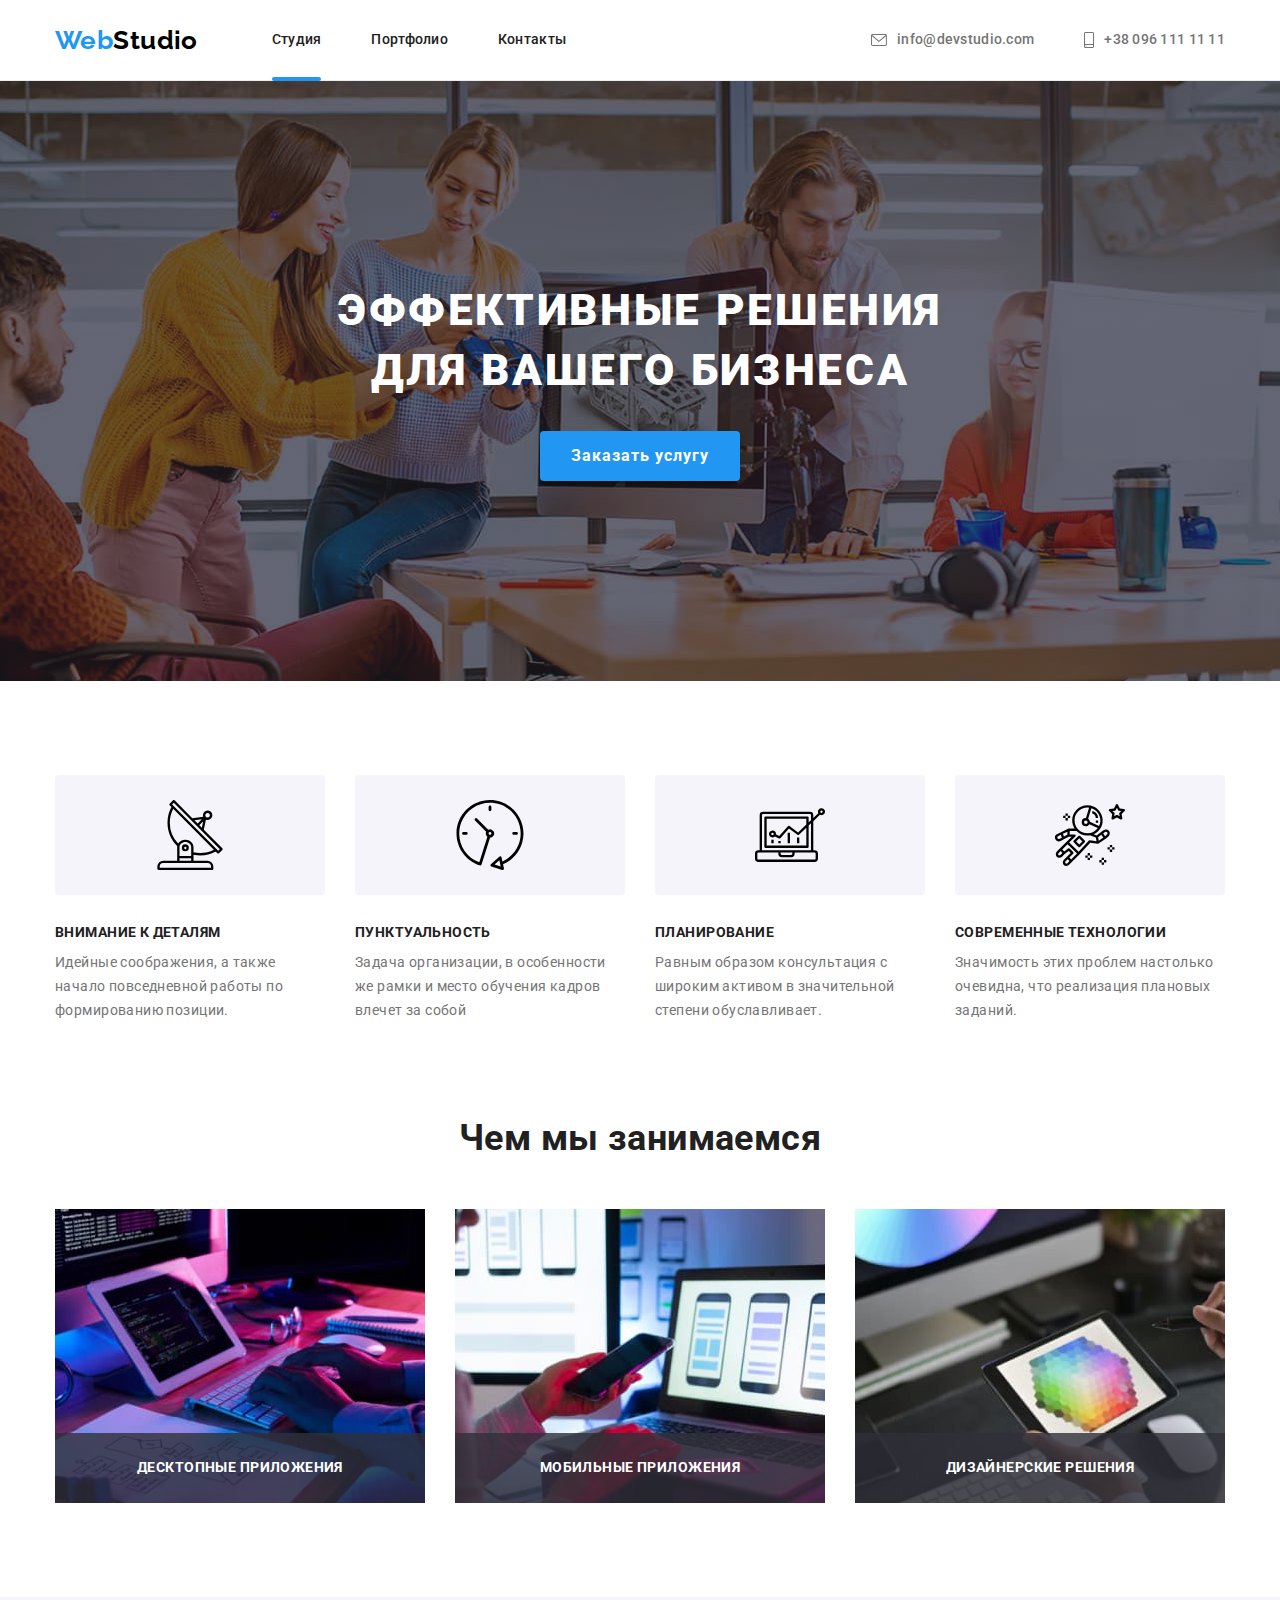
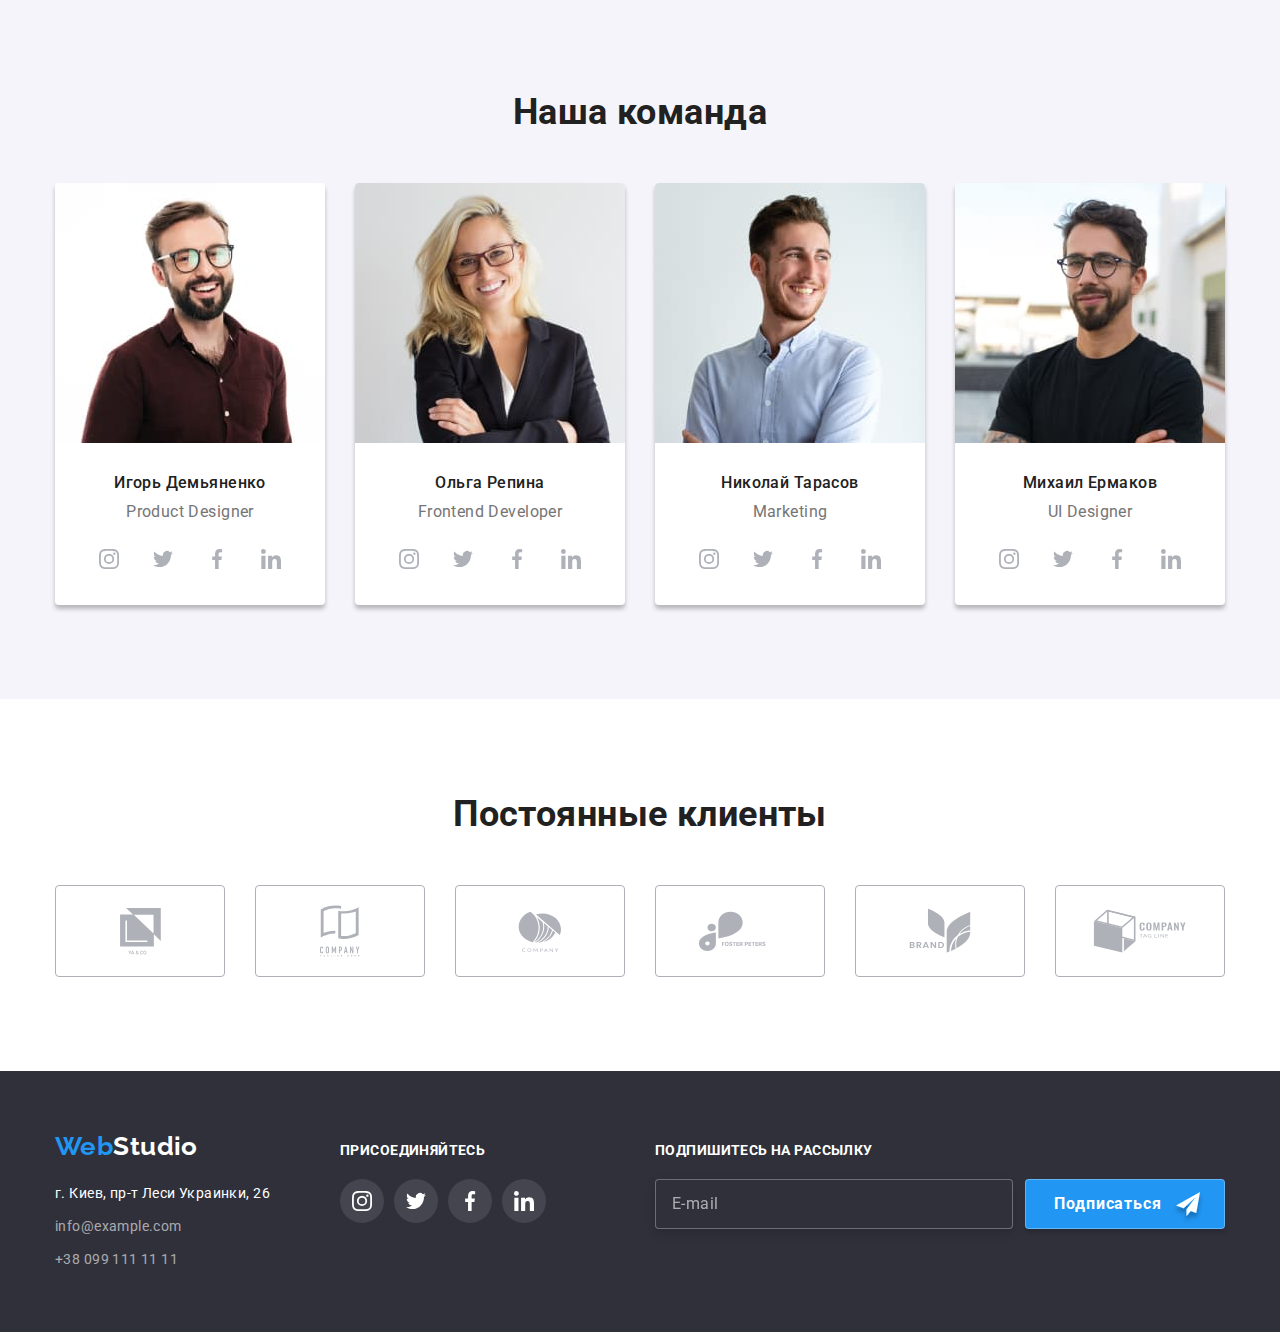
<file: index.html>
<!DOCTYPE html>
<html lang="ru">
<head>
    <meta charset="UTF-8">
    <meta name="viewport" content="width=device-width, initial-scale=1.0">
    <title>WebStudio</title>
    <link rel="preconnect" href="https://fonts.googleapis.com">
    <link rel="preconnect" href="https://fonts.gstatic.com" crossorigin>
    <link href="https://fonts.googleapis.com/css2?family=Raleway:wght@700&family=Roboto:wght@400;500;700;900&display=swap" rel="stylesheet">
    <link rel="stylesheet" href="https://cdnjs.cloudflare.com/ajax/libs/modern-normalize/1.1.0/modern-normalize.min.css">
    <link rel="stylesheet" href="./css/main.min.css">
</head>
<body>
    <!-- Header -->
    <header class="header">
        <div class="conteiner main-nav">
            <a class="logo link" href="./index.html"><span class="logo__accent">Web</span>Studio</a>
            <div class="header__menu" data-menu>
               <div class="burger-content">
                <nav class="navigation">
                
                    <ul class="navigation-list list">
                        <li class="navigation-list__item">
                            <a class="navigation-list__link link current" href="./index.html">Студия</a>
                        </li>
                        <li class="navigation-list__item">
                            <a class="navigation-list__link link " href="./portfolio.html">Портфолио</a>
                        </li>
                        <li class="navigation-list__item">
                            <a class="navigation-list__link link" href="">Контакты</a>
                        </li>
                    </ul>
                </nav>
                    <div class="burger-info">
                        <ul class="info-list list">
                            <li class="info-list__item">
                                <a class="info-list__link mail link" href="mailto:info@devstudio.com">
                                        <svg class="info-list__svg" width="16" height="12">
                                            <use href="./images/icons.svg#envelope"></use>
                                        </svg>
                                    info@devstudio.com
                                </a>
                            </li>
                            <li class="info-list__item">
                                <a class="info-list__link tel link" href="tel:+380961111111">
                                        <svg class="info-list__svg" width="10" height="16">
                                            <use href="./images/icons.svg#smartphone"></use>
                                        </svg>
                                        +38 096 111 11 11
                                </a>
                            </li>
                        </ul>
                        <ul class="burger__list list">
                            <li class="burger__item"><a class="burger__link link" href="">Instagram</a></li>
                            <li class="burger__item"><a class="burger__link link" href="">Twitter</a></li>
                            <li class="burger__item"><a class="burger__link link" href="">Facebook</a></li>
                            <li class="burger__item"><a class="burger__link link" href="">LinkedIn</a></li>
                        </ul>
                    </div>
               </div>
                
            </div>
            <button type="button" class="button__menu" data-menu-button aria-expanded="false" >
                <svg width="40px" height="40px" aria-label="Переключатель мобильного меню">
                  <use class="icon-cross" href="./images/icons.svg#close-menu"></use>
                  <use class="icon-menu" href="./images/icons.svg#menu"></use>
                </svg>
              </button>
        </div>
    </header>
    <main>
            <!-- Hero -->
        <section class="hero">
            <div class="conteiner">
                <h1 class="hero__title">Эффективные решения для вашего бизнеса</h1>
                <button class="btn hero__btn" type="button" data-modal-open>Заказать услугу</button>
            </div>
        </section>
        <!-- About us -->
        <section class="about-us section">
            <div class="conteiner">
                <h2 class="visually-hidden">Наши преимущества</h2>
                <ul class="about-us__list list">
                    <li class="about-us__item">
                        <div class="about-us__icon">
                            <svg class="about-us__svg" width="70" height="70">
                                <use href="./images/icons.svg#antenna"></use>
                            </svg>
                        </div>
                        <h3 class="about-us__title">Внимание к деталям</h3>
                        <p class="about-us__text">Идейные соображения, а также начало повседневной работы по формированию позиции.</p>
                    </li>
                    <li class="about-us__item">
                        <div class="about-us__icon">
                            <svg class="about-us__svg" width="70" height="70">
                                <use href="./images/icons.svg#clock"></use>
                            </svg>
                        </div>
                        <h3 class="about-us__title">Пунктуальность</h3>
                        <p class="about-us__text">Задача организации, в особенности же рамки и место обучения кадров влечет за собой</p>
                    </li>
                    <li class="about-us__item">
                        <div class="about-us__icon">
                            <svg class="about-us__svg" width="70" height="70">
                                <use href="./images/icons.svg#diagram"></use>
                            </svg>
                        </div>
                        <h3 class="about-us__title">Планирование</h3>
                        <p class="about-us__text">Равным образом консультация с широким активом в значительной степени обуславливает.</p>
                    </li>
                    <li class="about-us__item">
                        <div class="about-us__icon">
                            <svg class="about-us__svg" width="70" height="70">
                                <use href="./images/icons.svg#astronaut"></use>
                            </svg>
                        </div>
                        <h3 class="about-us__title">Современные технологии</h3>
                        <p class="about-us__text">Значимость этих проблем настолько очевидна, что реализация плановых заданий.</p>
                    </li>
                </ul>
            </div>
        </section>
        <!-- Our work -->
        <section class="our-work">
            <div class="conteiner">
                <h2 class="title">Чем мы занимаемся</h2>
                <ul class="our-work__list list">
                    <li class="our-work__item">
                        <div class="our-work__content">
                            <p class="our-work__text">Десктопные приложения</p>
                        </div>
                        <picture>
                            <source srcset="./images/desktop/box-1.jpg 1x, ./images/desktop/box-1@2x.jpg 2x" media="(min-width: 1200px)">
                                <img class="our-work-img" src="./images/our-work/our-work-1.jpg" alt="разработка для компьютеров" width="370" height="294">
                            </picture>
                    </li>
                    <li class="our-work__item">
                        <div class="our-work__content">
                            <p class="our-work__text">Мобильные приложения</p>
                        </div>
                        <picture>
                            <source srcset="./images/desktop/box-2.jpg 1x, ./images/desktop/box-2@2x.jpg 2x" media="(min-width: 1200px)">
                            <img class="our-work-img" src="./images/our-work/our-work-2.jpg" alt="разработка для мобильных" width="370" height="294">
                        </picture>
                    </li>
                    <li class="our-work__item">
                        <div class="our-work__content">
                            <p class="our-work__text">Дизайнерские решения</p>
                        </div>
                        <picture>
                            <source srcset="./images/desktop/box-3.jpg 1x, ./images/desktop/box-3@2x.jpg 2x" media="(min-width: 1200px)">
                            <img class="our-work-img" src="./images/our-work/our-work-3.jpg" alt="разработка для планшетов" width="370" height="294">
                        </picture>
                    </li>
                </ul>
            </div>
        </section>
        <!-- Our team -->
        <section class="our-team section">
            <div class="conteiner">
                <h2 class="title">Наша команда</h2>
                <ul class="our-team__list list">
                    <li class="our-team__item">
                        <picture>
                            <source srcset="./images/desktop/teamcard-1.jpg 1x, ./images/desktop/teamcard-1@2x.jpg 2x" media="(min-width: 1200px)">
                            <source srcset="./images/tablet/teamcard-1.jpg 1x, ./images/tablet/teamcard-1@2x.jpg 2x" media="(min-width: 768px)">
                            <source srcset="./images/mobil/teamcard-1.jpg 1x, ./images/mobil/teamcard-1@2x.jpg 2x" media="(min-width: 480px)">
                        
                            <img class="our-team-list-img" src="./images/our-team/team-1.jpg" alt="Фото сотрудников"  >
                         </picture>
                        <div class="our-team__info">
                            <h3 class="our-team__name">Игорь Демьяненко</h3>
                            <p class="our-team__text" lang="en">Product Designer</p>
                            <ul class="social-list list">
                                <li class="social-list__item">
                                    <a href="" class="social-list__link our-team__social-list">
                                        <svg class="social-list__icon" width="20" height="20">
                                            <use href="./images/icons.svg#instagram"></use>
                                        </svg>
                                    </a>
                                </li>
                                <li class="social-list__item">
                                    <a href="" class="social-list__link our-team__social-list">
                                        <svg class="social-list__icon" width="20" height="20">
                                            <use href="./images/icons.svg#twitter"></use>
                                        </svg>
                                    </a>
                                </li>
                                <li class="social-list__item">
                                    <a href="" class="social-list__link our-team__social-list">
                                        <svg class="social-list__icon" width="20" height="20">
                                            <use href="./images/icons.svg#facebook"></use>
                                        </svg>
                                    </a>
                                </li>
                                <li class="social-list__item">
                                    <a href="" class="social-list__link our-team__social-list">
                                        <svg class="social-list__icon" width="20" height="20">
                                            <use href="./images/icons.svg#linkedin"></use>
                                        </svg>
                                    </a>
                                </li>
                            </ul>
                        </div>
                    </li>
                    <li class="our-team__item">
                        <picture>
                            <source srcset="./images/desktop/teamcard-2.jpg 1x, ./images/desktop/teamcard-2@2x.jpg 2x" media="(min-width: 1200px)">
                            <source srcset="./images/tablet/teamcard-2.jpg 1x, ./images/tablet/teamcard-2@2x.jpg 2x" media="(min-width: 768px)">
                            <source srcset="./images/mobil/teamcard-2.jpg 1x, ./images/mobil/teamcard-2@2x.jpg 2x" media="(min-width: 480px)">
                            <img class="our-team-list-img" src="./images/our-team/team-2.jpg" alt="Фото сотрудников">
                        </picture>
                        <div class="our-team__info">
                            <h3 class="our-team__name">Ольга Репина</h3>
                            <p class="our-team__text" lang="en">Frontend Developer</p>
                            <ul class="social-list list">
                                <li class="social-list__item">
                                    <a href="" class="social-list__link our-team__social-list">
                                        <svg class="social-list__icon" width="20" height="20">
                                            <use href="./images/icons.svg#instagram"></use>
                                        </svg>
                                    </a>
                                </li>
                                <li class="social-list__item">
                                    <a href="" class="social-list__link our-team__social-list">
                                        <svg class="social-list__icon" width="20" height="20">
                                            <use href="./images/icons.svg#twitter"></use>
                                        </svg>
                                    </a>
                                </li>
                                <li class="social-list__item">
                                    <a href="" class="social-list__link our-team__social-list">
                                        <svg class="social-list__icon" width="20" height="20">
                                            <use href="./images/icons.svg#facebook"></use>
                                        </svg>
                                    </a>
                                </li>
                                <li class="social-list__item">
                                    <a href="" class="social-list__link our-team__social-list">
                                        <svg class="social-list__icon" width="20" height="20">
                                            <use href="./images/icons.svg#linkedin"></use>
                                        </svg>
                                    </a>
                                </li>
                            </ul>
                        </div>
                    </li>
                    <li class="our-team__item">
                        <picture>
                            <source srcset="./images/desktop/teamcard-3.jpg 1x, ./images/desktop/teamcard-3@2x.jpg 2x" media="(min-width: 1200px)">
                            <source srcset="./images/tablet/teamcard-3.jpg 1x, ./images/tablet/teamcard-3@2x.jpg 2x" media="(min-width: 768px)">
                            <source srcset="./images/mobil/teamcard-3.jpg 1x, ./images/mobil/teamcard-3@2x.jpg 2x" media="(min-width: 480px)">
                                <img class="our-team-list-img" src="./images/our-team/team-3.jpg" alt="Фото сотрудников" >
                        </picture>
                        <div class="our-team__info">
                            <h3 class="our-team__name">Николай Тарасов</h3>
                            <p class="our-team__text" lang="en">Marketing</p>
                            <ul class="social-list list">
                                <li class="social-list__item">
                                    <a href="" class="social-list__link our-team__social-list">
                                        <svg class="social-list__icon" width="20" height="20">
                                            <use href="./images/icons.svg#instagram"></use>
                                        </svg>
                                    </a>
                                </li>
                                <li class="social-list__item">
                                    <a href="" class="social-list__link our-team__social-list">
                                        <svg class="social-list__icon" width="20" height="20">
                                            <use href="./images/icons.svg#twitter"></use>
                                        </svg>
                                    </a>
                                </li>
                                <li class="social-list__item">
                                    <a href="" class="social-list__link our-team__social-list">
                                        <svg class="social-list__icon" width="20" height="20">
                                            <use href="./images/icons.svg#facebook"></use>
                                        </svg>
                                    </a>
                                </li>
                                <li class="social-list__item">
                                    <a href="" class="social-list__link our-team__social-list">
                                        <svg class="social-list__icon" width="20" height="20">
                                            <use href="./images/icons.svg#linkedin"></use>
                                        </svg>
                                    </a>
                                </li>
                            </ul>
                        </div>
                    </li>
                    <li class="our-team__item">
                        <picture>
                            <source srcset="./images/desktop/teamcard-4.jpg 1x, ./images/desktop/teamcard-4@2x.jpg 2x" media="(min-width: 1200px)">
                            <source srcset="./images/tablet/teamcard-4.jpg 1x, ./images/tablet/teamcard-4@2x.jpg 2x" media="(min-width: 768px)">
                            <source srcset="./images/mobil/teamcard-4.jpg 1x, ./images/mobil/teamcard-4@2x.jpg 2x" media="(min-width: 480px)">
                            <img class="our-team-list-img" src="./images/our-team/team-4.jpg" alt="Фото сотрудников">
                        </picture>
                        <div class="our-team__info">
                            <h3 class="our-team__name">Михаил Ермаков</h3>
                            <p class="our-team__text" lang="en">UI Designer</p>
                            <ul class="social-list list">
                                <li class="social-list__item">
                                    <a href="" class="social-list__link our-team__social-list">
                                        <svg class="social-list__icon" width="20" height="20">
                                            <use href="./images/icons.svg#instagram"></use>
                                        </svg>
                                    </a>
                                </li>
                                <li class="social-list__item">
                                    <a href="" class="social-list__link our-team__social-list">
                                        <svg class="social-list__icon" width="20" height="20">
                                            <use href="./images/icons.svg#twitter"></use>
                                        </svg>
                                    </a>
                                </li>
                                <li class="social-list__item">
                                    <a href="" class="social-list__link our-team__social-list">
                                        <svg class="social-list__icon" width="20" height="20">
                                            <use href="./images/icons.svg#facebook"></use>
                                        </svg>
                                    </a>
                                </li>
                                <li class="social-list__item">
                                    <a href="" class="social-list__link our-team__social-list">
                                        <svg class="social-list__icon" width="20" height="20">
                                            <use href="./images/icons.svg#linkedin"></use>
                                        </svg>
                                    </a>
                                </li>
                            </ul>
                        </div>
                    </li>
                </ul>
            </div>
        </section>
        <section class="client section">
            <div class="conteiner">
            <h2 class="title">Постоянные клиенты</h2>
            <ul class="client__list list">
                <li class="client__item">
                    <a href="" class="client__link">
                        <svg class="client__svg" width="41" height="46.7">
                            <use href="./images/icons.svg#client-one"></use>
                        </svg>
                    </a>
                </li>
                <li class="client__item">
                    <a href="" class="client__link">
                        <svg class="client__svg" width="40" height="52">
                            <use href="./images/icons.svg#client-two"></use>
                        </svg>
                    </a>
                </li>
                <li class="client__item">
                    <a href="" class="client__link">
                        <svg class="client__svg" width="43.46" height="41.18">
                            <use href="./images/icons.svg#client-three"></use>
                        </svg>
                    </a>
                </li>
                <li class="client__item">
                    <a href="" class="client__link">
                        <svg class="client__svg" width="84.44" height="40.62">
                            <use href="./images/icons.svg#client-four"></use>
                        </svg>
                    </a>
                </li>
                <li class="client__item">
                    <a href="" class="client__link">
                        <svg class="client__svg" width="62.54" height="45.43">
                            <use href="./images/icons.svg#client-five"></use>
                        </svg>
                    </a>
                </li>
                <li class="client__item">
                    <a href="" class="client__link">
                        <svg class="client__svg" width="93.79" height="43.93">
                            <use href="./images/icons.svg#client-six"></use>
                        </svg>
                    </a>
                </li>
            </ul>
            </div>

        </section>
    </main>
 
    <!-- Footer -->
    <footer class="footer">
        <div class="conteiner footer__conteiner">
            <div class="footer-info footer__part">
                <a class="logo footer__logo link" href="./index.html"><span class="logo__accent">Web</span>Studio</a>
                <address class="address">
                    <ul class="address__list list">
                        <li class="address__item">
                            <p class="address__text">г. Киев, пр-т Леси Украинки, 26</p>
                        </li>
                        <li class="address__item">
                            <a class="address__link link" href="mailto:info@example.com">info@example.com</a>
                        </li>
                        <li class="address__item">
                            <a class="address__link link" href="tel:+380991111111">+38 099 111 11 11</a>
                        </li>
                    </ul>
                
                </address> 
            </div>
            <div class="subscription footer__part">
                <p class="footer__title">Присоединяйтесь</p>
                <ul class="subscription__list list">
                    <li class="subscription__item">
                        <a href="" class="social-list__link subscription__link">
                            <svg class="subscription__icon" width="20" height="20">
                                <use href="./images/icons.svg#instagram"></use>
                            </svg>
                        </a>
                    </li>
                    <li class="subscription__item">
                        <a href="" class="social-list__link subscription__link">
                            <svg class="subscription__icon" width="20" height="20">
                                <use href="./images/icons.svg#twitter"></use>
                            </svg>
                        </a>
                    </li>
                    <li class="subscription__item">
                        <a href="" class="social-list__link subscription__link">
                            <svg class="subscription__icon" width="20" height="20">
                                <use href="./images/icons.svg#facebook"></use>
                            </svg>
                        </a>
                    </li>
                    <li class="subscription__item">
                        <a href="" class="social-list__link subscription__link">
                            <svg class="subscription__icon" width="20" height="20">
                                <use href="./images/icons.svg#linkedin"></use>
                            </svg>
                        </a>
                    </li>
                </ul>


            </div>
            <div class="send footer__part">
                <p class="footer__title">Подпишитесь на рассылку</p>
                <form class="send__form">
                    <label for="footer-name"></label>
                    <input type="email" class="send__input" name="footer-name" id="footer-name" placeholder="E-mail">
                    <button type="submit" class="btn send__btn"><span class="send__text">Подписаться</span></button>

                </form>

            </div>
        </div>
    </footer>

    <!-- MODAL -->
    <div class="backdrop is-hidden" data-modal>
        <div class="modal">
            <button type="button" class="close-btn" data-modal-close>
                <svg class="close-btn__svg" width="11" height="11">
                    <use href="./images/icons.svg#close"></use>
                </svg>
            </button>
            <p class="modal__title">Оставьте свои данные, мы вам перезвоним</p>
            <form class="form">
                <div class="form__group">
                    <label for="user-name" class="form__label"><span class="form__text">Имя</span></label>
                    <div class="form__part">
                        <input type="text" class="form__input" name="user-name" id="user-name">
                        <svg class="form__svg" width="18" height="18">
                            <use href="./images/icons.svg#person-modal"></use>
                        </svg>
                    </div>

                </div>
                <div class="form__group">
                    <label for="tel" class="form__label"><span class="form__text">Телефон</span></label>
                    <div class="form__part">
                        <input type="tel" class="form__input" name="tel" id="tel">
                        <svg class="form__svg" width="18" height="18">
                            <use href="./images/icons.svg#phone-modal"></use>
                        </svg>
                    </div>

                </div>
                <div class="form__group">
                    <label for="mail" class="form__label"><span class="form__text">Почта</span></label>
                    <div class="form__part">
                        <input type="email" class="form__input" name="mail" id="mail">
                        <svg class="form__svg" width="18" height="18">
                            <use href="./images/icons.svg#email-modal"></use>
                        </svg>
                    </div>

                </div>
                <div class="form__group">
                    <label for="comment" class="form__label"><span class="form__text">Комментарий</span></label>
                    <textarea class="form__textarea" name="comment" id="comment" placeholder="Введите текст"></textarea>
                </div>
                <div class="checkbox">
                    <input type="checkbox" class="checkbox__input" name="polyci" id="policy">
                    <label for="policy" class="checkbox__label">
                        <span class="checkbox__text">Соглашаюсь с рассылкой и принимаю <a href="" class="checkbox__link">Условия договора</a></span>
                    </label>
                        
                                  

                </div>

                <div class="form__btn">
                    <button type="submit" class=" btn form__btn--send">Отправить</button>
                </div>

            </form>
        </div>
    </div>
    <script src="./js/modal.js"></script>
    <script src="./js/mobile-menu.js"></script>
</body>
</html>
</file>
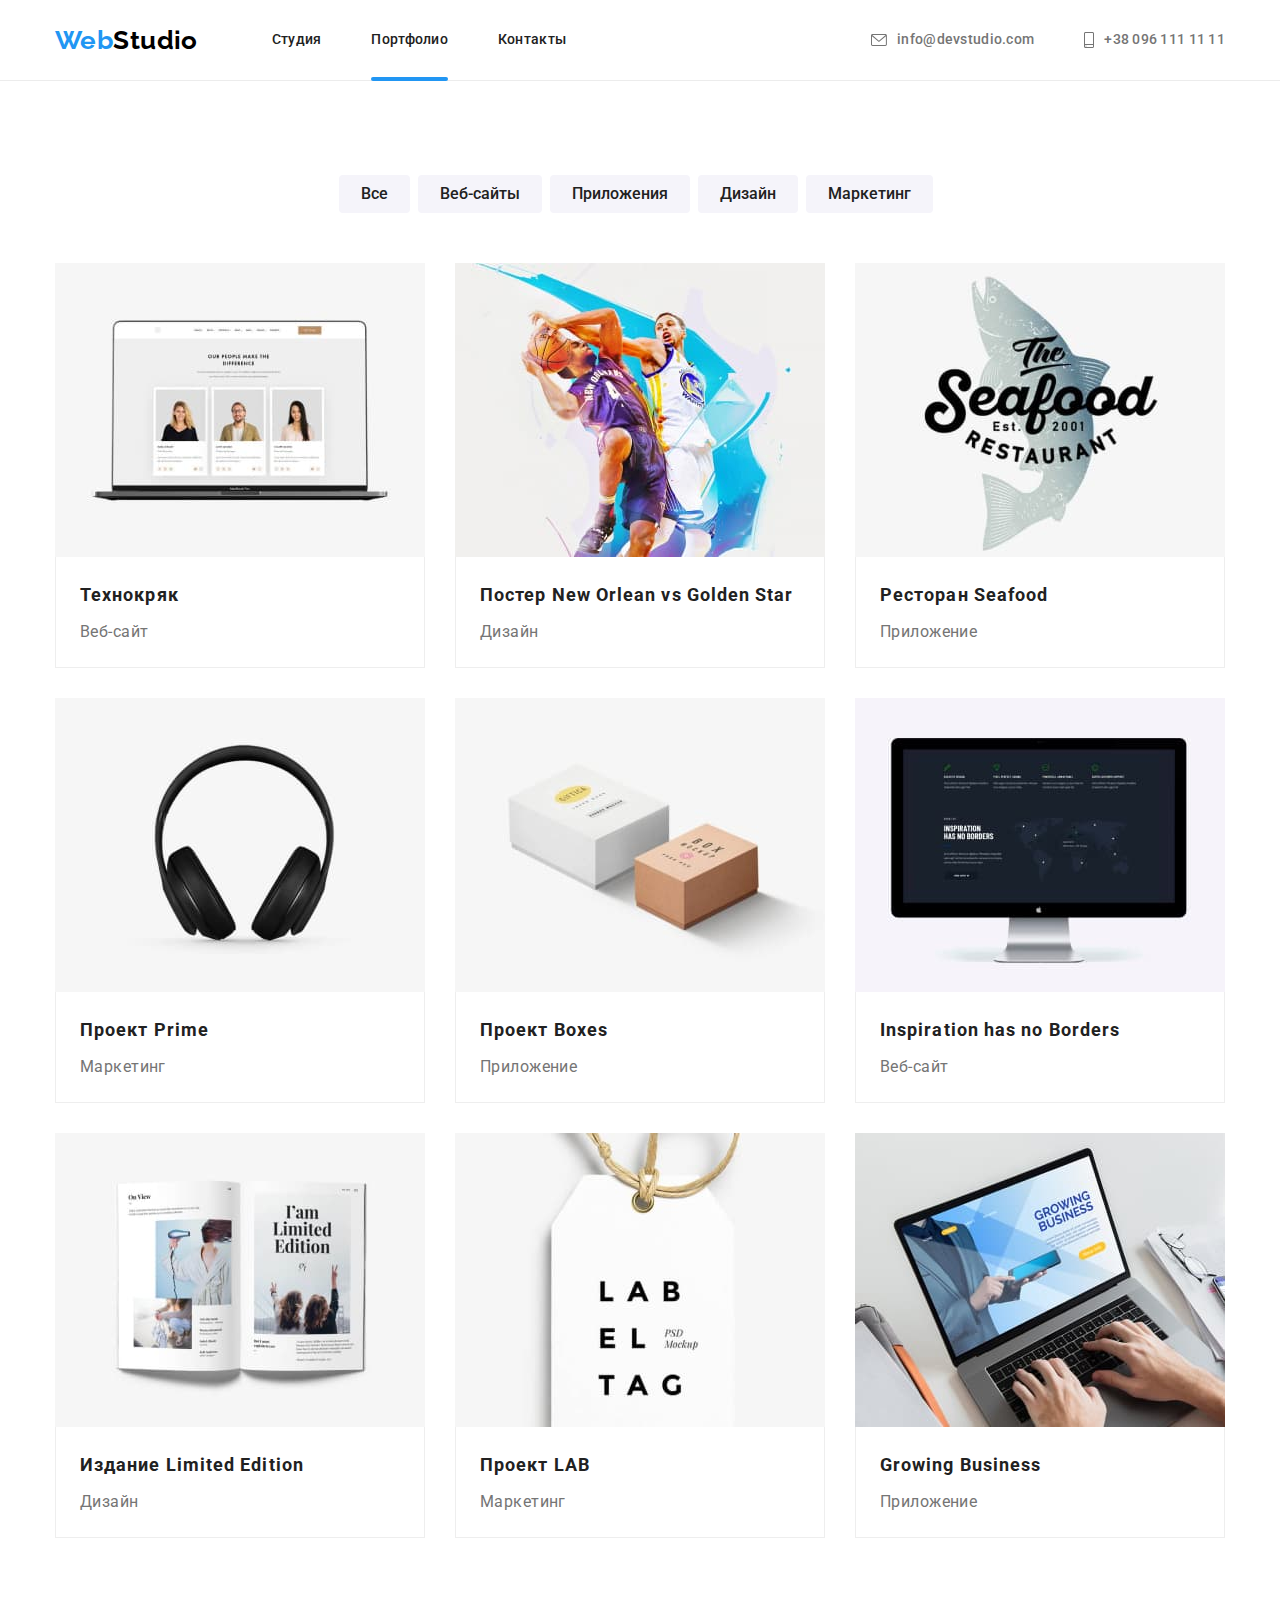
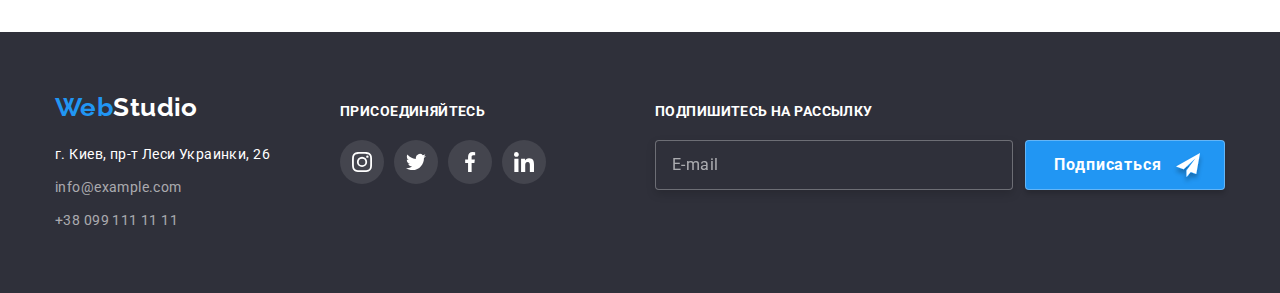
<file: portfolio.html>
<!DOCTYPE html>
<html lang="ru">
<head>
    <meta charset="UTF-8">
    <meta name="viewport" content="width=device-width, initial-scale=1.0">
    <title>WebStudio</title>
    <link rel="preconnect" href="https://fonts.googleapis.com">
    <link rel="preconnect" href="https://fonts.gstatic.com" crossorigin>
    <link href="https://fonts.googleapis.com/css2?family=Raleway:wght@700&family=Roboto:wght@400;500;700;900&display=swap" rel="stylesheet">
    <link rel="stylesheet" href="https://cdnjs.cloudflare.com/ajax/libs/modern-normalize/1.1.0/modern-normalize.min.css">
    <link rel="stylesheet" href="./css/main.min.css">
</head>
<body>
     <!-- Header -->
     <header class="header">
        <div class="conteiner main-nav">
            <a class="logo link" href="./index.html"><span class="logo__accent">Web</span>Studio</a>
            <div class="header__menu" data-menu>
               <div class="burger-content">
                <nav class="navigation">
                
                    <ul class="navigation-list list">
                        <li class="navigation-list__item">
                            <a class="navigation-list__link link " href="./index.html">Студия</a>
                        </li>
                        <li class="navigation-list__item">
                            <a class="navigation-list__link link current " href="./portfolio.html">Портфолио</a>
                        </li>
                        <li class="navigation-list__item">
                            <a class="navigation-list__link link" href="">Контакты</a>
                        </li>
                    </ul>
                </nav>
                    <div class="burger-info">
                        <ul class="info-list list">
                            <li class="info-list__item">
                                <a class="info-list__link mail link" href="mailto:info@devstudio.com">
                                        <svg class="info-list__svg" width="16" height="12">
                                            <use href="./images/icons.svg#envelope"></use>
                                        </svg>
                                    info@devstudio.com
                                </a>
                            </li>
                            <li class="info-list__item">
                                <a class="info-list__link tel link" href="tel:+380961111111">
                                        <svg class="info-list__svg" width="10" height="16">
                                            <use href="./images/icons.svg#smartphone"></use>
                                        </svg>
                                        +38 096 111 11 11
                                </a>
                            </li>
                        </ul>
                        <ul class="burger__list list">
                            <li class="burger__item"><a class="burger__link link" href="">Instagram</a></li>
                            <li class="burger__item"><a class="burger__link link" href="">Twitter</a></li>
                            <li class="burger__item"><a class="burger__link link" href="">Facebook</a></li>
                            <li class="burger__item"><a class="burger__link link" href="">LinkedIn</a></li>
                        </ul>
                    </div>
               </div>
                
            </div>
            <button type="button" class="button__menu" data-menu-button aria-expanded="false" >
                <svg width="40px" height="40px" aria-label="Переключатель мобильного меню">
                  <use class="icon-cross" href="./images/icons.svg#close-menu"></use>
                  <use class="icon-menu" href="./images/icons.svg#menu"></use>
                </svg>
              </button>
        </div>
    </header>
    <!-- Portfolio -->
    <main>
        <section class="portfolio section">
            <div class="conteiner">
                <h1 class="visually-hidden">Portfolio</h1>
                <ul class="menu list">
                    <li class="menu__item">
                        <button class="menu__btn" type="button">Все</button>
                    </li>
                    <li class="menu__item">
                        <button class="menu__btn" type="button">Веб-сайты</button>
                    </li>
                    <li class="menu__item">
                        <button class="menu__btn" type="button">Приложения</button>
                    </li>
                    <li class="menu__item">
                        <button class="menu__btn" type="button">Дизайн</button>
                    </li>
                    <li class="menu__item">
                        <button class="menu__btn" type="button">Маркетинг</button>
                    </li>
                </ul>
                <ul class="portfolio__list list">
                    <li class="portfolio__item">
                        <a class="portfolio__link link" href="">
                            <div class="portfolio__overlay">
                                <picture class="portfolio-img">
                                    <source srcset="./images/desktop/project-1.jpg 1x, ./images/desktop/project-1@2x.jpg 2x" media="(min-width: 1200px)">
                                        <source srcset="./images/tablet/project-1.jpg 1x, ./images/tablet/project-1@2x.jpg 2x" media="(min-width: 768px)">
                                        <source srcset="./images/mobil/project-1.jpg 1x, ./images/mobil/project-1@2x.jpg 2x" media="(min-width: 480px)">
                                <img src="./images/mobil/project-1.jpg" alt="Компания 1" >
                                </picture>
                                <p class="portfolio__text">Ресурс предлагает комплексные предложения с разным уровнем функционала и сервисов. Все это позволит посетителю получить исчерпывающие сведения о компании или частном лице.</p>

                            </div>
                            
                            <div class="portfolio__info portfolio__one">
                                <h2 class="portfolio__title">Технокряк</h2>
                                <p class="portfolio__name">Веб-сайт</p>
                            </div>
                        </a>
                    </li>
                    <li class="portfolio__item">
                        <a class="portfolio__link link" href="">
                            <div class="portfolio__overlay">
                                <picture class="portfolio-img">
                                    <source srcset="./images/desktop/project-2.jpg 1x, ./images/desktop/project-2@2x.jpg 2x" media="(min-width: 1200px)">
                                        <source srcset="./images/tablet/project-2.jpg 1x, ./images/tablet/project-2@2x.jpg 2x" media="(min-width: 768px)">
                                        <source srcset="./images/mobil/project-2.jpg 1x, ./images/mobil/project-2@2x.jpg 2x" media="(min-width: 480px)">
                                
                                <img src="./images/mobil/project-2.jpg" alt="Компания 2" >
                                
                            </picture>
                                <p class="portfolio__text">Ресурс предлагает комплексные предложения с разным уровнем функционала и сервисов. Все это позволит посетителю получить исчерпывающие сведения о компании или частном лице.</p>

                            </div>
                            
                            <div class="portfolio__info">
                                <h2 class="portfolio__title">Постер New Orlean vs Golden Star</h2>
                                <p class="portfolio__name">Дизайн</p>
                            </div>
                        </a>
                    </li>
                    <li class="portfolio__item">
                        <a class="portfolio__link link" href="">
                            <div class="portfolio__overlay">
                                <picture class="portfolio-img">

                                    <source srcset="./images/desktop/project-3.jpg 1x, ./images/desktop/project-3@2x.jpg 2x" media="(min-width: 1200px)">
                                        <source srcset="./images/tablet/project-3.jpg 1x, ./images/tablet/project-3@2x.jpg 2x" media="(min-width: 768px)">
                                        <source srcset="./images/mobil/project-3.jpg 1x, ./images/mobil/project-3@2x.jpg 2x" media="(min-width: 480px)">
                                <img src="./images/mobil/project-3.jpg" alt="Компания 3" >
                            </picture>
                                <p class="portfolio__text">Ресурс предлагает комплексные предложения с разным уровнем функционала и сервисов. Все это позволит посетителю получить исчерпывающие сведения о компании или частном лице.</p>

                            </div>
                            <div class="portfolio__info">
                                <h2 class="portfolio__title">Ресторан Seafood</h2>
                                <p class="portfolio__name">Приложение</p>
                            </div>
                        </a>
                    </li>
                    <li class="portfolio__item">
                        <a class="portfolio__link link" href="">
                            <div class="portfolio__overlay">
                                <picture class="portfolio-img">
                                    <source srcset="./images/desktop/project-4.jpg 1x, ./images/desktop/project-4@2x.jpg 2x" media="(min-width: 1200px)">
                                        <source srcset="./images/tablet/project-4.jpg 1x, ./images/tablet/project-4@2x.jpg 2x" media="(min-width: 768px)">
                                        <source srcset="./images/mobil/project-4.jpg 1x, ./images/mobil/project-4@2x.jpg 2x" media="(min-width: 480px)">
                                <img src="./images/mobil/project-4.jpg" alt="Компания 4" >
                            </picture>
                                <p class="portfolio__text">Ресурс предлагает комплексные предложения с разным уровнем функционала и сервисов. Все это позволит посетителю получить исчерпывающие сведения о компании или частном лице.</p>

                            </div>
                           
                            <div class="portfolio__info">
                                <h2 class="portfolio__title">Проект Prime</h2>
                                <p class="portfolio__name">Маркетинг</p>
                            </div>
                        </a>
                    </li>
                    <li class="portfolio__item">
                        <a class="portfolio__link link" href="">
                            <div class="portfolio__overlay">
                                <picture class="portfolio-img">
                                    <source srcset="./images/desktop/project-5.jpg 1x, ./images/desktop/project-5@2x.jpg 2x" media="(min-width: 1200px)">
                                        <source srcset="./images/tablet/project-5.jpg 1x, ./images/tablet/project-5@2x.jpg 2x" media="(min-width: 768px)">
                                        <source srcset="./images/mobil/project-5.jpg 1x, ./images/mobil/project-5@2x.jpg 2x" media="(min-width: 480px)">
                                <img src="./images/mobil/project-5.jpg" alt="Компания 5" >
                            </picture>
                                <p class="portfolio__text">Ресурс предлагает комплексные предложения с разным уровнем функционала и сервисов. Все это позволит посетителю получить исчерпывающие сведения о компании или частном лице.</p>

                            </div>
                            
                            <div class="portfolio__info">
                                <h2 class="portfolio__title">Проект Boxes</h2>
                                <p class="portfolio__name">Приложение</p>
                            </div>
                        </a>
                    </li>
                    <li class="portfolio__item">
                        <a class="portfolio__link link" href="">
                            <div class="portfolio__overlay">
                                <picture class="portfolio-img">
                                    <source srcset="./images/desktop/project-6.jpg 1x, ./images/desktop/project-6@2x.jpg 2x" media="(min-width: 1200px)">
                                        <source srcset="./images/tablet/project-6.jpg 1x, ./images/tablet/project-6@2x.jpg 2x" media="(min-width: 768px)">
                                        <source srcset="./images/mobil/project-6.jpg 1x, ./images/mobil/project-6@2x.jpg 2x" media="(min-width: 480px)">
                                <img src="./images/mobil/project-6.jpg" alt="Компания 6">
                            </picture>
                                <p class="portfolio__text">Ресурс предлагает комплексные предложения с разным уровнем функционала и сервисов. Все это позволит посетителю получить исчерпывающие сведения о компании или частном лице.</p>

                            </div>
                            
                            <div class="portfolio__info">
                                <h2 class="portfolio__title">Inspiration has no Borders</h2>
                                <p class="portfolio__name">Веб-сайт</p>
                            </div>
                        </a>
                    </li>
                    <li class="portfolio__item">
                        <a class="portfolio__link link" href="">
                            <div class="portfolio__overlay">
                                <picture class="portfolio-img">
                                    <source srcset="./images/desktop/project-7.jpg 1x, ./images/desktop/project-7@2x.jpg 2x" media="(min-width: 1200px)">
                                        <source srcset="./images/tablet/project-7.jpg 1x, ./images/tablet/project-7@2x.jpg 2x" media="(min-width: 768px)">
                                        <source srcset="./images/mobil/project-7.jpg 1x, ./images/mobil/project-7@2x.jpg 2x" media="(min-width: 480px)">
                                <img src="./images/mobil/project-7.jpg" alt="Компания 7">
                            </picture>
                                <p class="portfolio__text">Ресурс предлагает комплексные предложения с разным уровнем функционала и сервисов. Все это позволит посетителю получить исчерпывающие сведения о компании или частном лице.</p>

                            </div>
                            
                            <div class="portfolio__info">
                                <h2 class="portfolio__title">Издание Limited Edition</h2>
                                <p class="portfolio__name">Дизайн</p>
                            </div>
                        </a>
                    </li>
                    <li class="portfolio__item">
                        <a class="portfolio__link link" href="">
                            <div class="portfolio__overlay">
                                <picture class="portfolio-img">
                                    <source srcset="./images/desktop/project-8.jpg 1x, ./images/desktop/project-8@2x.jpg 2x" media="(min-width: 1200px)">
                                        <source srcset="./images/tablet/project-8.jpg 1x, ./images/tablet/project-8@2x.jpg 2x" media="(min-width: 768px)">
                                        <source srcset="./images/mobil/project-8.jpg 1x, ./images/mobil/project-8@2x.jpg 2x" media="(min-width: 480px)">
                                <img src="./images/mobil/project-8.jpg" alt="Компания 8">
                            </picture>
                                <p class="portfolio__text">Ресурс предлагает комплексные предложения с разным уровнем функционала и сервисов. Все это позволит посетителю получить исчерпывающие сведения о компании или частном лице.</p>

                            </div>
                            
                            <div class="portfolio__info">
                                <h2 class="portfolio__title">Проект LAB</h2>
                                <p class="portfolio__name">Маркетинг</p>
                            </div>
                        </a>
                    </li>
                    <li class="portfolio__item">
                        <a class="portfolio__link link" href="">
                            <div class="portfolio__overlay">
                                <picture class="portfolio-img">
                                    <source srcset="./images/desktop/project-9.jpg 1x, ./images/desktop/project-9@2x.jpg 2x" media="(min-width: 1200px)">
                                        <source srcset="./images/tablet/project-9.jpg 1x, ./images/tablet/project-9@2x.jpg 2x" media="(min-width: 768px)">
                                        <source srcset="./images/mobil/project-9.jpg 1x, ./images/mobil/project-9@2x.jpg 2x" media="(min-width: 480px)">
                                <img src="./images/mobil/project-9.jpg" alt="Компания 9" >
                            </picture>
                                <p class="portfolio__text">Ресурс предлагает комплексные предложения с разным уровнем функционала и сервисов. Все это позволит посетителю получить исчерпывающие сведения о компании или частном лице.</p>

                            </div>
                            
                            <div class="portfolio__info">
                                <h2 class="portfolio__title">Growing Business</h2>
                                <p class="portfolio__name">Приложение</p>
                            </div>
                        </a>
                    </li>
                </ul>
            </div>

        </section>
    </main>
    <!-- footer -->
    <footer class="footer">
        <div class="conteiner footer__conteiner">
            <div class="footer-info">
                <a class="logo footer__logo link" href="./index.html"><span class="logo__accent">Web</span>Studio</a>
                <address class="address">
                    <ul class="address__list list">
                        <li class="address__item">
                            <p class="address__text">г. Киев, пр-т Леси Украинки, 26</p>
                        </li>
                        <li class="address__item">
                            <a class="address__link link" href="mailto:info@example.com">info@example.com</a>
                        </li>
                        <li class="address__item">
                            <a class="address__link link" href="tel:+380991111111">+38 099 111 11 11</a>
                        </li>
                    </ul>
                
                </address> 
            </div>
            <div class="subscription">
                <p class="footer__title">Присоединяйтесь</p>
                <ul class="subscription__list list">
                    <li class="subscription__item">
                        <a href="" class="social-list__link subscription__link">
                            <svg class="subscription__icon" width="20" height="20">
                                <use href="./images/icons.svg#instagram"></use>
                            </svg>
                        </a>
                    </li>
                    <li class="subscription__item">
                        <a href="" class="social-list__link subscription__link">
                            <svg class="subscription__icon" width="20" height="20">
                                <use href="./images/icons.svg#twitter"></use>
                            </svg>
                        </a>
                    </li>
                    <li class="subscription__item">
                        <a href="" class="social-list__link subscription__link">
                            <svg class="subscription__icon" width="20" height="20">
                                <use href="./images/icons.svg#facebook"></use>
                            </svg>
                        </a>
                    </li>
                    <li class="subscription__item">
                        <a href="" class="social-list__link subscription__link">
                            <svg class="subscription__icon" width="20" height="20">
                                <use href="./images/icons.svg#linkedin"></use>
                            </svg>
                        </a>
                    </li>
                </ul>


            </div>
            <div class="send">
                <p class="footer__title">Подпишитесь на рассылку</p>
                <form class="send__form">
                    <label for="footer-name"></label>
                    <input type="email" class="send__input" name="footer-name" id="footer-name" placeholder="E-mail">
                    <button type="submit" class="btn send__btn"><span class="send__text">Подписаться</span></button>

                </form>

            </div>
        </div>
    </footer>
    <script src="./js/mobile-menu.js"></script>
</body>
</html>
</file>
<file: css/main.min.css>
.visually-hidden{position:absolute;white-space:nowrap;width:1px;height:1px;overflow:hidden;border:0;padding:0;clip:rect(0 0 0 0);clip-path:inset(50%);margin:-1px}body{font-family:"Roboto",Tahoma,sans-serif;color:#212121;background-color:#fff;letter-spacing:0.03em;font-size:14px}p,h1,h2,h3,h4,h5,h6{margin:0}ul{padding-left:0;margin:0}img{display:block;max-width:100%;height:auto}.link{text-decoration:none}.list{list-style:none}.conteiner{width:100%;padding-left:15px;padding-right:15px;margin-right:auto;margin-left:auto}@media screen and (min-width: 480px){.conteiner{width:480px}}@media screen and (min-width: 768px){.conteiner{width:768px}}@media screen and (min-width: 1200px){.conteiner{width:1200px}}.section{padding-top:60px;padding-bottom:60px}@media screen and (min-width: 1200px){.section{padding-top:94px;padding-bottom:94px}}.btn{font-family:"Roboto";font-weight:700;font-size:16px;line-height:1.88;letter-spacing:0.06em;border-radius:4px;color:#fff;background-color:#2196F3;cursor:pointer;width:200px;height:50px}.title{margin-bottom:30px;font-size:28px;line-height:1.17;text-align:center}@media screen and (min-width: 1200px){.title{margin-bottom:50px;font-size:36px}}.social-list{display:flex;justify-content:center;margin-top:16px}.social-list__item:not(:last-child){margin-right:10px}.social-list__link{display:flex;justify-content:center;align-items:center;width:44px;height:44px;border-radius:50%}.social-list__link:hover,.social-list__link:focus{background-color:#2196F3;fill:#fff}.header{position:relative;border-bottom:1px solid #ECECEC;z-index:4}.main-nav{display:flex;align-items:center;justify-content:space-between}.header__menu{height:100%;z-index:2}.header__menu.is-open{display:block;position:fixed;top:0}@media screen and (max-width: 767px){.header__menu{display:none;position:absolute;top:-100%;left:0;width:100%;height:100%;background-color:#fff;padding-top:76px;padding-left:40px;padding-bottom:48px}}@media screen and (max-width: 479px){.header__menu{padding:40px 15px}}@media screen and (min-width: 768px){.header__menu{display:flex}}.burger-content{display:flex}@media screen and (max-width: 767px){.burger-content{height:100%;flex-direction:column;justify-content:space-between}}.navigation{display:flex;align-items:center}.navigation-list{display:flex}@media screen and (min-width: 768px){.navigation-list__item:not(:last-child){margin-right:50px}}@media screen and (max-width: 767px){.navigation-list__item:not(:last-child){margin-bottom:50px}}@media screen and (max-width: 767px){.navigation-list{flex-direction:column}}@media screen and (min-width: 768px){.navigation-list{margin-right:84px}}@media screen and (min-width: 1200px){.navigation-list{margin-right:305px}}.navigation-list__link{position:relative;display:block;font-weight:500;line-height:1.14;letter-spacing:0.02em;color:#212121;transition:color 250ms cubic-bezier(0.4, 0, 0.2, 1)}.navigation-list__link:hover,.navigation-list__link:focus{color:#2196F3}@media screen and (max-width: 767px){.navigation-list__link__link:not(:last-child){margin-bottom:32px}}@media screen and (max-width: 767px){.navigation-list__link{font-size:40px;line-height:1.18}}@media screen and (min-width: 768px){.navigation-list__link{padding-top:32px;padding-bottom:32px}}@media screen and (max-width: 767px){.navigation-list__link.current{color:#2196F3}}.current::after{content:"";display:block;position:absolute;bottom:-1px;height:4px;width:100%;border-radius:2px;background-color:#2196F3}@media screen and (max-width: 767px){.current::after{display:none}}.info-list{display:flex}@media screen and (max-width: 1199px){.info-list__item:not(:last-child){margin-bottom:10px}}@media screen and (min-width: 1200px){.info-list__item:not(:last-child){margin-right:50px}}.info-list__svg{margin-right:8px}@media screen and (min-width: 1200px){.info-list__svg{margin-right:10px}}@media screen and (max-width: 767px){.info-list__svg{display:none}}@media screen and (max-width: 767px){.info-list{flex-direction:column-reverse}}@media screen and (max-width: 1199px) and (min-width: 768px){.info-list{flex-direction:column;padding-top:21px;padding-bottom:21px}}.info-list__link{display:flex;align-items:center;font-weight:500;font-size:12px;line-height:1.17;letter-spacing:0.02em;color:#757575;fill:#757575;transition:color 250ms cubic-bezier(0.4, 0, 0.2, 1),fill 250ms cubic-bezier(0.4, 0, 0.2, 1)}.info-list__link:hover,.info-list__link:focus{color:#2196F3;fill:#2196F3}@media screen and (max-width: 767px){.info-list__link.tel{font-size:34px;line-height:1.17;color:#2196F3;margin-bottom:32px}}@media screen and (max-width: 767px){.info-list__link.mail{font-size:24px}}@media screen and (min-width: 1200px){.info-list__link{font-size:14px;line-height:1.14;padding-top:32px;padding-bottom:32px}}.burger__list{display:flex;margin-top:64px}@media screen and (min-width: 480px){.burger__list{margin-left:-10px;margin-right:-10px}}@media screen and (min-width: 768px){.burger__list{display:none}}.burger__item{position:relative}.burger__item:not(:last-child){margin-right:0px}.burger__item:not(:last-child)::after{content:url(../images/line.svg);position:absolute;top:0;right:0}.burger__link{color:#2196F3;font-weight:500;font-size:18px;line-height:1.22;letter-spacing:0.02em}@media screen and (min-width: 480px){.burger__link{margin-left:10px;margin-right:10px}}.logo{font-family:"Raleway";font-weight:700;font-size:24px;line-height:1.17;color:#212121}.logo__accent{color:#2196F3}@media screen and (min-width: 1200px){.logo{font-size:26px;line-height:1.19;color:#000}}.hero{padding-top:118px;padding-bottom:118px;text-align:center;max-width:1600px;margin-left:auto;margin-right:auto;background-color:#2F303A;background-image:linear-gradient(rgba(47,48,58,0.4), rgba(47,48,58,0.4)),url("../images/hero/mobil.jpg");background-repeat:no-repeat;background-size:cover;background-position:center;z-index:5}@media screen and (min-width: 1200px){.hero{padding-top:200px;padding-bottom:200px;height:600px}}.hero__title{font-weight:900;font-size:26px;line-height:1.62;margin:0 auto;margin-bottom:30px;letter-spacing:0.06em;text-transform:uppercase;color:#fff}@media screen and (min-width: 1200px){.hero__title{width:696px;font-size:44px;line-height:1.36}}.hero .hero__btn{border:none;box-shadow:0px 4px 4px rgba(0,0,0,0.25)}@media screen and (min-device-pixel-ratio: 2) and (min-width: 320px), screen and (min-resolution: 192dpi) and (min-width: 320px), screen and (min-resolution: 2dppx) and (min-width: 320px){.hero{background-image:linear-gradient(rgba(47,48,58,0.4), rgba(47,48,58,0.4)),url("../images/hero/mobil@2x.jpg")}}@media screen and (min-width: 768px){.hero{background-image:linear-gradient(rgba(47,48,58,0.4), rgba(47,48,58,0.4)),url("../images/hero/tablet.jpg");background-size:cover;padding:118px 0px}}@media screen and (min-device-pixel-ratio: 2) and (min-width: 768px), screen and (min-resolution: 192dpi) and (min-width: 768px), screen and (min-resolution: 2dppx) and (min-width: 768px){.hero{background-image:linear-gradient(rgba(47,48,58,0.4), rgba(47,48,58,0.4)),url("../images/hero/tablet@2x.jpg")}}@media screen and (min-width: 1200px){.hero{background-image:linear-gradient(rgba(47,48,58,0.4), rgba(47,48,58,0.4)),url("../images/hero/desktop.jpg");padding:200px 0px}.hero-title{font-size:44px;line-height:1.364}}@media screen and (min-device-pixel-ratio: 2) and (min-width: 1200px), screen and (min-resolution: 192dpi) and (min-width: 1200px), screen and (min-resolution: 2dppx) and (min-width: 1200px){.hero{background-image:linear-gradient(rgba(47,48,58,0.4), rgba(47,48,58,0.4)),url("../images/hero/desktop@2x.jpg")}}@media screen and (min-width: 768px){.about-us__list{display:flex;flex-wrap:wrap;margin:-15px}}.about-us__item{width:100%}@media screen and (min-width: 480px){.about-us__item{width:450px}}@media screen and (min-width: 768px){.about-us__item{width:354px;margin:15px}}@media screen and (min-width: 1200px){.about-us__item{width:270px}}@media screen and (max-width: 767px){.about-us__item:not(:last-child){margin-bottom:30px}}.about-us__icon{display:flex;justify-content:center;align-items:center;height:120px;background-color:#F5F4FA;border-radius:4px;margin-bottom:30px}.about-us__title{margin-bottom:10px;font-size:14px;line-height:1.14;text-transform:uppercase}@media screen and (max-width: 767px){.about-us__title{text-align:center}}.about-us__text{line-height:1.71;color:#757575}.our-work{padding-bottom:94px}@media screen and (max-width: 1199px){.our-work{display:none}}.our-work__list{display:flex}.our-work__item:not(:last-child){margin-right:30px}.our-work__item{position:relative}.our-work__content{display:flex;justify-content:center;align-items:center;position:absolute;bottom:0;left:0;width:100%;height:70px;background-color:rgba(47,48,58,0.8)}.our-work__text{font-weight:700;line-height:1.14;text-transform:uppercase;color:#fff}.our-team{background-color:#F5F4FA}@media screen and (min-width: 768px){.our-team__list{display:flex;flex-wrap:wrap;margin:-15px}}.our-team__item{width:100%;border-radius:4px;overflow:hidden;background-color:#fff;box-shadow:0px 4px 4px 0px rgba(0,0,0,0.25)}@media screen and (min-width: 768px){.our-team__item{width:354px;margin:15px}}@media screen and (min-width: 1200px){.our-team__item{width:270px}}@media screen and (max-width: 767px){.our-team__item:not(:last-child){margin-bottom:30px}}.our-team__info{padding-top:30px;padding-bottom:24px;text-align:center}.our-team__name{margin-bottom:10px;font-weight:500;font-size:16px;line-height:1.19}.our-team__text{font-size:16px;line-height:1.19;color:#757575}.our-team__social-list{fill:#AFB1B8;transition:background-color 250ms cubic-bezier(0.4, 0, 0.2, 1),fill 250ms cubic-bezier(0.4, 0, 0.2, 1)}.client__list{display:flex;flex-wrap:wrap;margin:-15px}.client__link{display:flex;justify-content:center;align-items:center;height:92px;border-radius:4px;fill:#AFB1B8;border:1px solid #AFB1B8;transition:border 250ms cubic-bezier(0.4, 0, 0.2, 1),fill 250ms cubic-bezier(0.4, 0, 0.2, 1)}.client__link:hover,.client__link:focus{border:1px solid #2196F3;fill:#2196F3}@media screen and (min-width: 480px){.client__link{width:210px}}@media screen and (min-width: 768px){.client__link{width:226px}}@media screen and (min-width: 1200px){.client__link{width:170px}}.client__item{margin:15px}@media screen and (min-width: 320px) and (max-width: 479px){.client__item{width:100%}}.footer{background-color:#2F303A;padding-top:60px;padding-bottom:60px}.footer__conteiner{display:flex}@media screen and (min-width: 320px) and (max-width: 767px){.footer__conteiner{flex-direction:column;align-items:center}}@media screen and (min-width: 768px){.footer__conteiner{flex-direction:row;flex-wrap:wrap;justify-content:space-around;align-items:baseline}}@media screen and (min-width: 320px) and (max-width: 1199px){.footer-info{text-align:center}}@media screen and (min-width: 1200px){.footer-info{margin-right:70px}}.footer__logo{color:#fff}.footer__title{font-weight:700;line-height:1.14;text-transform:uppercase;color:#FFFFFF;margin-bottom:20px}.address{margin-top:20px}@media screen and (min-width: 320px) and (max-width: 1199px){.address{text-align:center}}.address__item:not(:last-child){margin-bottom:8px}@media screen and (min-width: 1200px){.address__item:not(:last-child){margin-bottom:9px}}.address__text{font-style:normal;line-height:1.71;color:#fff}.address__link{font-style:normal;line-height:1.71;color:rgba(255,255,255,0.6)}@media screen and (min-width: 320px) and (max-width: 767px){.subscription{margin-bottom:60px;margin-top:60px}}@media screen and (min-width: 320px) and (max-width: 1199px){.subscription{text-align:center}}.subscription__list{display:flex}.subscription__item:not(:last-child){margin-right:10px}.subscription__link{fill:#fff;background-color:rgba(255,255,255,0.1);transition:background-color 250ms cubic-bezier(0.4, 0, 0.2, 1)}.subscription__link:hover,.subscription__link:focus{background-color:#2196F3}@media screen and (min-width: 768px) and (max-width: 1200px){.send{margin-top:60px}}@media screen and (min-width: 320px) and (max-width: 1199px){.send{text-align:center}}@media screen and (min-width: 1200px){.send{margin-left:auto}}.send__form{display:flex;flex-direction:column}@media screen and (min-width: 1200px){.send__form{flex-direction:row}}.send__form input::placeholder{font-family:#2196F3;font-style:normal;font-weight:400;font-size:16px;line-height:1.25;align-items:center;letter-spacing:0.03em;color:rgba(255,255,255,0.6)}.send__input{width:100%;height:50px;border:1px solid rgba(255,255,255,0.3);filter:drop-shadow(0px 4px 4px rgba(0,0,0,0.15));border-radius:4px;background-color:#2F303A;padding-left:16px;color:#fff;margin-bottom:20px}@media screen and (min-width: 480px){.send__input{width:450px}}@media screen and (min-width: 1200px){.send__input{width:358px;margin-bottom:0}}.send__btn{margin:auto;border:1px solid rgba(255,255,255,0.3);box-shadow:0px 4px 4px rgba(0,0,0,0.15)}@media screen and (min-width: 1200px){.send__btn{margin-left:12px}}.send__text{display:flex;justify-content:center;align-items:center}.send__text::after{content:url(../images/icon-send.svg);width:24px;height:24px;margin-left:10px}.backdrop{position:fixed;width:100%;height:100%;top:0;left:0;background-color:rgba(0,0,0,0.2);opacity:1;transition:opacity 250ms cubic-bezier(0.4, 0, 0.2, 1);overflow-y:scroll;z-index:5}.modal{width:100%;background-color:#fff;border-radius:4px;box-shadow:0px 4px 4px rgba(0,0,0,0.25);position:absolute;top:50%;left:50%;transform:translate(-50%, -50%) scale(1, 1);transition:transform 250ms cubic-bezier(0.4, 0, 0.2, 1);padding:40px}@media screen and (min-width: 480px){.modal{width:450px}}@media screen and (min-width: 1200px){.modal{width:528px}}.modal__title{font-weight:700;font-size:20px;line-height:1.5;text-align:center;margin-bottom:12px}@media screen and (min-width: 1200px){.modal__title{line-height:1.15}}.close-btn{position:absolute;top:8px;right:8px;display:flex;justify-content:center;align-items:center;width:30px;height:30px;background-color:#fff;border-radius:50%;border:1px solid rgba(0,0,0,0.1);transition:fill 250ms cubic-bezier(0.4, 0, 0.2, 1)}.close-btn:hover,.close-btn:focus{fill:#2196F3}.form{width:100%}@media screen and (min-width: 480px){.form{width:370px}}@media screen and (min-width: 1200px){.form{width:448px}}.form__group{display:flex;flex-direction:column}.form__group:not(:last-child){margin-bottom:10px}.form__group:last-child{margin-bottom:20px}.form__text{font-size:12px;line-height:1.17;letter-spacing:0.01em;margin-bottom:4px;color:#757575}.form__part{position:relative}.form__input{padding:11px 42px;border:1px solid rgba(33,33,33,0.2);border-radius:4px;width:100%;transition:outline-color 250ms cubic-bezier(0.4, 0, 0.2, 1)}.form__svg{position:absolute;top:50%;left:12px;transform:translateY(-50%);transition:fill 250ms cubic-bezier(0.4, 0, 0.2, 1)}.form__textarea:focus,.form__input:focus{outline-color:#2196F3}.form__input:focus+.form__svg{fill:#2196F3}.form__textarea{resize:none;width:100%;height:120px;border:1px solid rgba(33,33,33,0.2);border-radius:4px;padding:12px 16px;transition:outline-color 250ms cubic-bezier(0.4, 0, 0.2, 1)}.form__textarea::placeholder{font-family:"Roboto";font-style:normal;font-weight:400;font-size:12px;line-height:14px;letter-spacing:0.01em;color:rgba(117,117,117,0.5)}.checkbox{text-align:center}.checkbox__input{position:absolute;width:1px;height:1px;margin:-1px;border:0;padding:0;clip:rect(0 0 0 0);overflow:hidden}.checkbox__text{font-size:12px;line-height:1.17;color:#757575}@media screen and (min-width: 1200px){.checkbox__text{font-size:14px;line-height:1.71}}.checkbox__text::before{content:" ";display:inline-block;width:16px;height:15px;margin-right:8px;border:2px solid #212121;vertical-align:middle}.checkbox__link{line-height:1.17;color:#2196F3;text-decoration-line:underline}@media screen and (min-width: 1200px){.checkbox__link{font-size:14px;line-height:1.71}}.checkbox__input:checked+.checkbox__label .checkbox__text::before{background-color:#2196F3;background-image:url(../images/iconcheck.svg);border:2px solid #2196F3}.form__btn{text-align:center;margin-top:30px}.form__btn--send{border:none;box-shadow:0px 4px 4px rgba(0,0,0,0.15);transition:background-color 250ms cubic-bezier(0.4, 0, 0.2, 1)}.form__btn--send:hover,.form__btn--send:focus{background-color:#188CE8}.is-hidden{opacity:0;visibility:hidden;pointer-events:none}.is-hidden .modal{transform:translate(-50%, -50%) scale(0.1, 0.1)}.menu{display:flex;flex-wrap:wrap;justify-content:flex-start;margin-bottom:25px}.menu__item{margin-right:8px}@media screen and (max-width: 767px){.menu__item{margin-bottom:15px}}@media screen and (min-width: 768px){.menu__item:not(:last-child){margin-right:8px}}@media screen and (min-width: 768px){.menu{margin-bottom:30px;justify-content:center}}@media screen and (min-width: 1200px){.menu{margin-bottom:50px}}.menu__btn{cursor:pointer;border:none;border-radius:4px;padding:6px 22px;font-family:"Roboto";font-weight:500;font-size:16px;line-height:1.62;color:#212121;background-color:#F5F4FA;transition:background-color 250ms cubic-bezier(0.4, 0, 0.2, 1),color 250ms cubic-bezier(0.4, 0, 0.2, 1),box-shadow 250ms cubic-bezier(0.4, 0, 0.2, 1)}.menu__btn:hover,.menu__btn:focus{color:#fff;background-color:#2196F3;box-shadow:0px 4px 4px 0px rgba(0,0,0,0.25)}@media screen and (min-width: 768px){.portfolio__list{display:flex;flex-wrap:wrap;flex-direction:row;margin-right:-30px;margin-top:-30px}}.portfolio__item{width:100%}@media screen and (max-width: 767px){.portfolio__item:not(:last-child){margin-bottom:30px}}@media screen and (min-width: 768px){.portfolio__item{flex-basis:354px;margin-right:30px;margin-top:30px}}@media screen and (min-width: 1200px){.portfolio__item{flex-basis:370px}}.portfolio__link{display:block;transition:overflow 250ms cubic-bezier(0.4, 0, 0.2, 1),border-radius 250ms cubic-bezier(0.4, 0, 0.2, 1),box-shadow 250ms cubic-bezier(0.4, 0, 0.2, 1)}.portfolio__link:hover,.portfolio__link:focus{overflow:hidden;border-radius:4px;box-shadow:0px 4px 4px 0px rgba(0,0,0,0.25)}.portfolio__overlay{position:relative;overflow:hidden}.portfolio__text{position:absolute;left:0;top:0;width:100%;height:100%;padding:77px 24px;background-color:rgba(33,150,243,0.9);font-size:18px;line-height:1.56;letter-spacing:0.03em;color:#FFFFFF;transform:translateY(101%);transition:transform 250ms cubic-bezier(0.4, 0, 0.2, 1)}@media screen and (min-width: 768px){.portfolio__text{padding:49px 24px 77px}}@media screen and (min-width: 1200px){.portfolio__text{padding:63px 24px}}.portfolio__link:hover .portfolio__text{transform:translateY(0)}.portfolio__info{padding:20px 24px;border-right:1px solid #eee;border-bottom:1px solid #eee;border-left:1px solid #eee}@media screen and (min-width: 768px) and (max-width: 1199px){.portfolio__one{padding-bottom:56px}}.portfolio__title{margin-bottom:4px;font-weight:700;font-size:18px;line-height:2;letter-spacing:0.06em;color:#212121}.portfolio__name{font-size:16px;line-height:1.88;color:#757575}.button__menu{display:inline-flex;margin:0;padding:0;border:none;background-color:transparent;transition:fill 250ms cubic-bezier(0.4, 0, 0.2, 1)}.button__menu:hover,.button__menu:focus{fill:#2196F3}@media screen and (max-width: 767px){.button__menu.is-open{position:fixed;top:10px;right:15px;z-index:3}}@media screen and (min-width: 768px){.button__menu{display:none}}.button__menu .icon-cross{display:none}.button__menu.is-open .icon-cross{display:block}.button__menu.is-open .icon-menu{display:none}
/*# sourceMappingURL=main.min.css.map */
</file>
